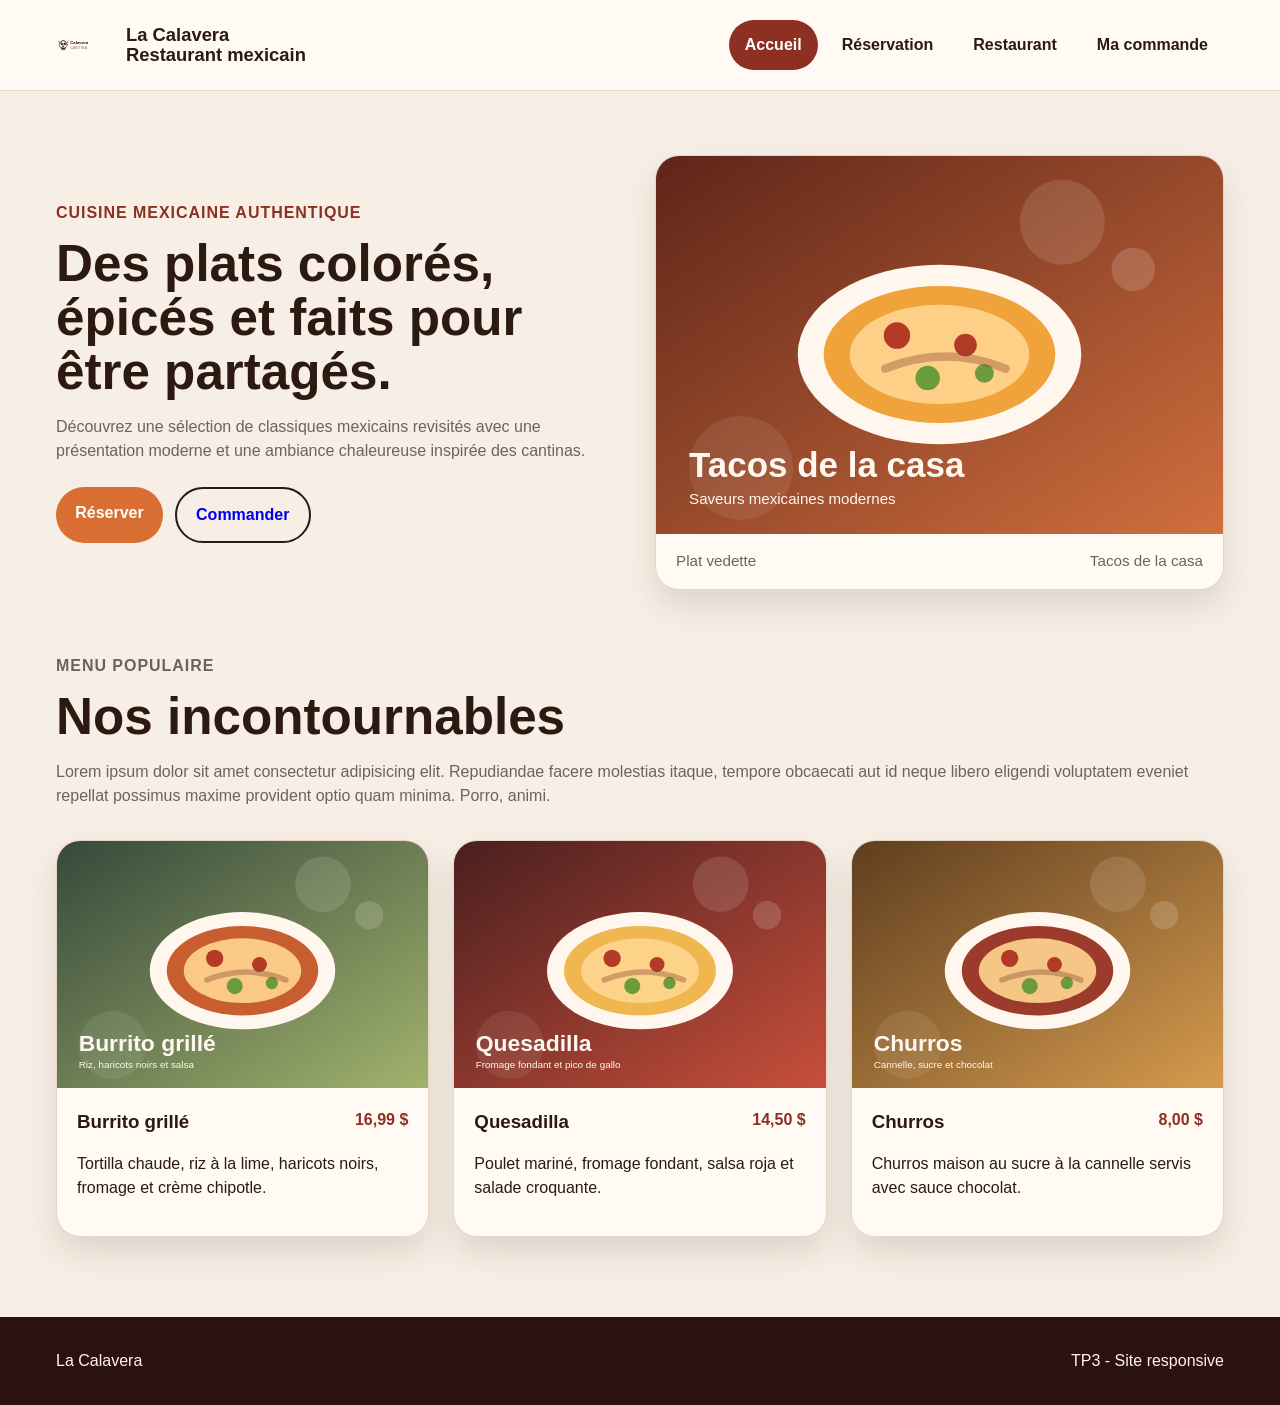
<file: index.html>
<!doctype html>
<html lang="fr-ca">
  <head>
    <meta charset="UTF-8" />
    <meta name="viewport" content="width=device-width, initial-scale=1.0" />
    <title>La Calavera - Accueil</title>
    <link rel="stylesheet" href="css/normalize.css" />
    <link rel="stylesheet" href="css/style.css" />
  </head>
  <body>
    <header class="site-header">
      <div class="container header-layout">
        <h1 class="brand-text">
          <a class="brand" href="index.html">
            <img src="media/logo-calavera.svg" alt="Logo La Calavera" />
            <span>La Calavera<br />Restaurant mexicain</span>
          </a>
        </h1>

        <nav class="main-nav" aria-label="Navigation principale">
          <ul>
            <li><a class="active" href="index.html">Accueil</a></li>
            <li><a href="reservation.html">Réservation</a></li>
            <li><a href="restaurant.html">Restaurant</a></li>
            <li><a href="commande.html">Ma commande</a></li>
          </ul>
        </nav>
      </div>
    </header>

    <main>
      <section class="hero">
        <div class="container hero-layout">
          <div class="hero-content">
            <p class="eyebrow">Cuisine mexicaine authentique</p>
            <h2>Des plats colorés, épicés et faits pour être partagés.</h2>
            <p>
              Découvrez une sélection de classiques mexicains revisités avec une
              présentation moderne et une ambiance chaleureuse inspirée des
              cantinas.
            </p>
            <div class="hero-actions">
              <a class="btn btn-primary" href="reservation.html">Réserver</a>
              <a class="btn btn-secondary" href="commande.html">Commander</a>
            </div>
          </div>

          <div class="hero-visual card">
            <img
              src="media/hero-tacos.svg"
              alt="Illustration d'une assiette de tacos."
            />
            <div class="hero-caption">
              <span>Plat vedette</span>
              <span>Tacos de la casa</span>
            </div>
          </div>
        </div>
      </section>

      <section class="menu-section">
        <div class="container">
          <div class="section-heading">
            <p class="eyebrow">Menu populaire</p>
            <h2>Nos incontournables</h2>
            <p>
              Lorem ipsum dolor sit amet consectetur adipisicing elit.
              Repudiandae facere molestias itaque, tempore obcaecati aut id
              neque libero eligendi voluptatem eveniet repellat possimus maxime
              provident optio quam minima. Porro, animi.
            </p>
          </div>

          <div class="menu-list">
            <article class="menu-card card">
              <img
                src="media/menu-burrito.svg"
                alt="Illustration d'un burrito grillé."
              />
              <div class="menu-card-content">
                <div class="menu-card-top">
                  <h3>Burrito grillé</h3>
                  <span class="price">16,99 $</span>
                </div>
                <p>
                  Tortilla chaude, riz à la lime, haricots noirs, fromage et
                  crème chipotle.
                </p>
              </div>
            </article>

            <article class="menu-card card">
              <img
                src="media/menu-quesadilla.svg"
                alt="Illustration d'une quesadilla."
              />
              <div class="menu-card-content">
                <div class="menu-card-top">
                  <h3>Quesadilla</h3>
                  <span class="price">14,50 $</span>
                </div>
                <p>
                  Poulet mariné, fromage fondant, salsa roja et salade
                  croquante.
                </p>
              </div>
            </article>

            <article class="menu-card card">
              <img
                src="media/menu-churros.svg"
                alt="Illustration de churros au chocolat."
              />
              <div class="menu-card-content">
                <div class="menu-card-top">
                  <h3>Churros</h3>
                  <span class="price">8,00 $</span>
                </div>
                <p>
                  Churros maison au sucre à la cannelle servis avec sauce
                  chocolat.
                </p>
              </div>
            </article>
          </div>
        </div>
      </section>
    </main>

    <footer class="site-footer">
      <div class="container footer-layout">
        <p>La Calavera</p>
        <p>TP3 - Site responsive</p>
      </div>
    </footer>
  </body>
</html>
</file>
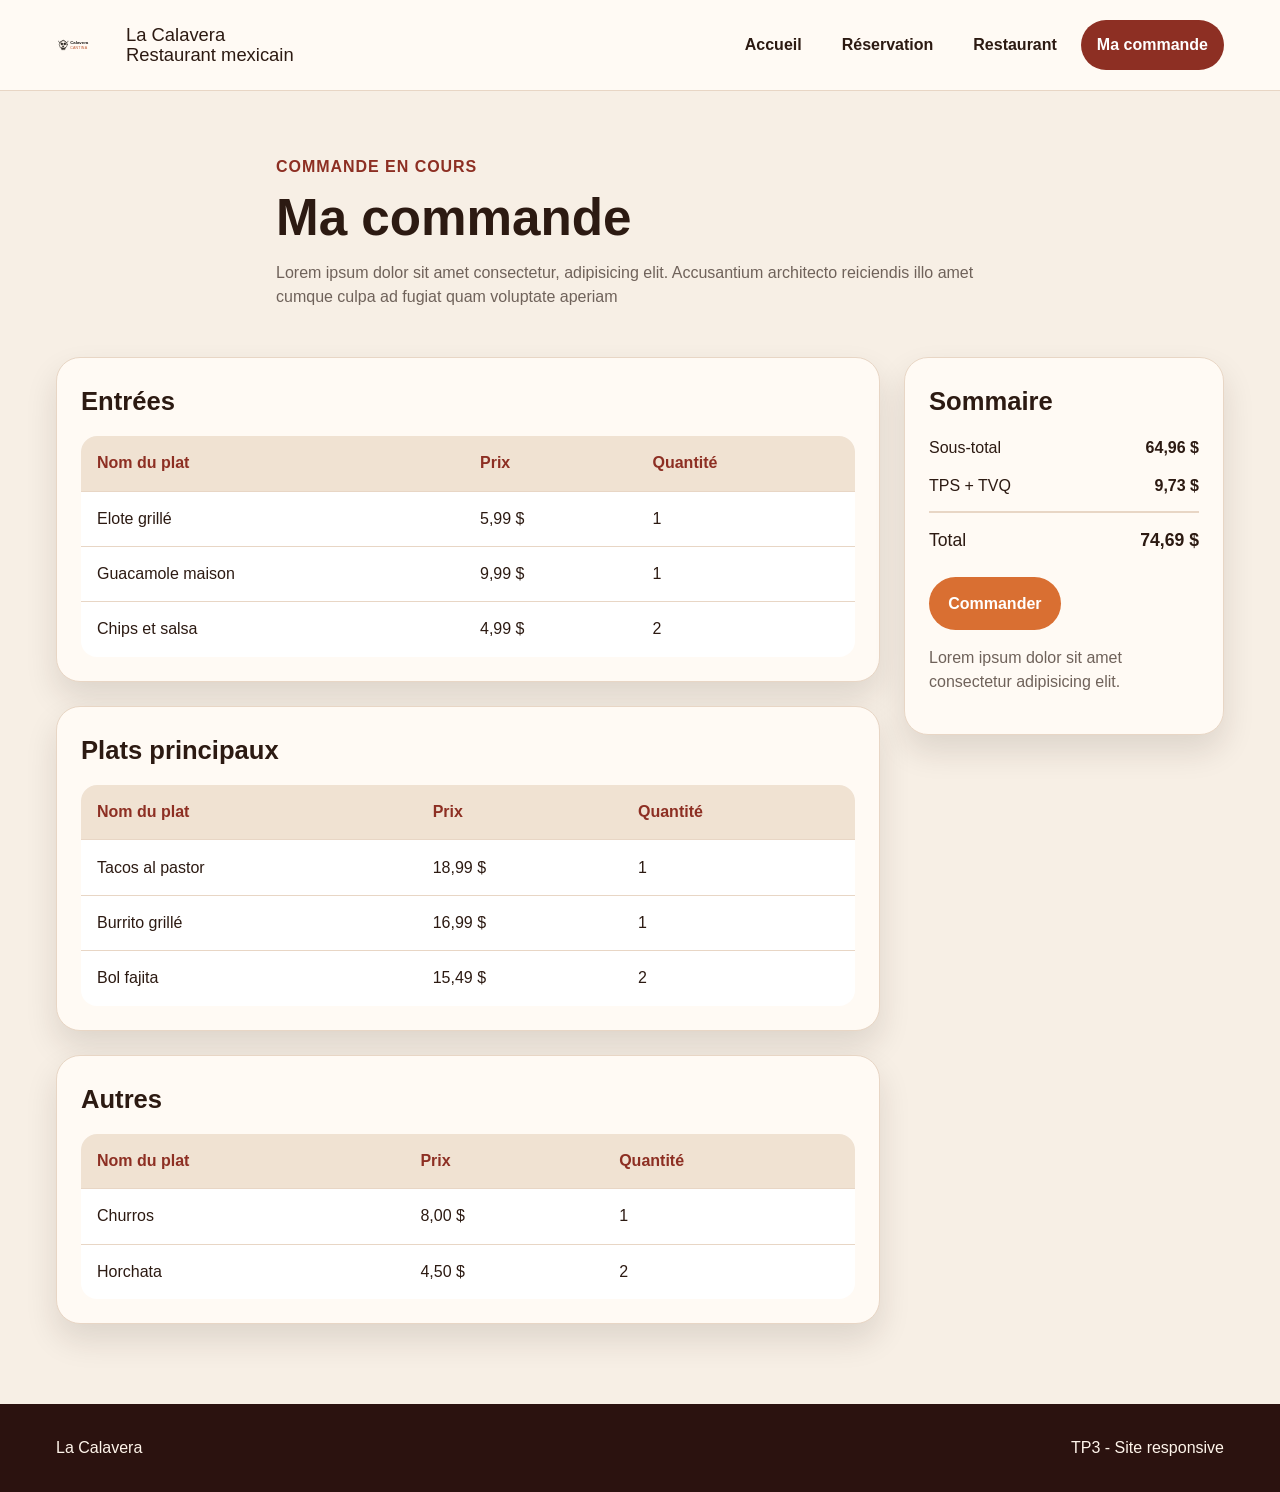
<file: commande.html>
<!doctype html>
<html lang="fr-ca">
  <head>
    <meta charset="UTF-8" />
    <meta name="viewport" content="width=device-width, initial-scale=1.0" />
    <title>Accueil</title>
    <link rel="stylesheet" href="css/normalize.css" />
    <link rel="stylesheet" href="css/style.css" />
  </head>
  <body>
    <header class="site-header">
      <div class="container header-layout">
        <a class="brand" href="index.html">
          <img src="media/logo-calavera.svg" alt="Logo La Calavera" />
          <p class="brand-text">La Calavera<br />Restaurant mexicain</p>
        </a>

        <nav class="main-nav" aria-label="Navigation principale">
          <ul>
            <li><a href="index.html">Accueil</a></li>
            <li><a href="reservation.html">Réservation</a></li>
            <li><a href="restaurant.html">Restaurant</a></li>
            <li><a class="active" href="commande.html">Ma commande</a></li>
          </ul>
        </nav>
      </div>
    </header>

    <main>
      <section class="page-hero">
        <div class="container page-hero-content">
          <p class="eyebrow">Commande en cours</p>
          <h1>Ma commande</h1>
          <p>
            Lorem ipsum dolor sit amet consectetur, adipisicing elit.
            Accusantium architecto reiciendis illo amet cumque culpa ad fugiat
            quam voluptate aperiam
          </p>
        </div>
      </section>

      <section class="order-section">
        <div class="container order-layout">
          <div class="order-content">
            <article class="card order-table-card">
              <h2>Entrées</h2>
              <div class="table-wrap">
                <table class="order-table">
                  <thead>
                    <tr>
                      <th scope="col">Nom du plat</th>
                      <th scope="col">Prix</th>
                      <th scope="col">Quantité</th>
                    </tr>
                  </thead>
                  <tbody>
                    <tr>
                      <td>Elote grillé</td>
                      <td>5,99 $</td>
                      <td>1</td>
                    </tr>
                    <tr>
                      <td>Guacamole maison</td>
                      <td>9,99 $</td>
                      <td>1</td>
                    </tr>
                    <tr>
                      <td>Chips et salsa</td>
                      <td>4,99 $</td>
                      <td>2</td>
                    </tr>
                  </tbody>
                </table>
              </div>
            </article>

            <article class="card order-table-card">
              <h2>Plats principaux</h2>
              <div class="table-wrap">
                <table class="order-table">
                  <thead>
                    <tr>
                      <th scope="col">Nom du plat</th>
                      <th scope="col">Prix</th>
                      <th scope="col">Quantité</th>
                    </tr>
                  </thead>
                  <tbody>
                    <tr>
                      <td>Tacos al pastor</td>
                      <td>18,99 $</td>
                      <td>1</td>
                    </tr>
                    <tr>
                      <td>Burrito grillé</td>
                      <td>16,99 $</td>
                      <td>1</td>
                    </tr>
                    <tr>
                      <td>Bol fajita</td>
                      <td>15,49 $</td>
                      <td>2</td>
                    </tr>
                  </tbody>
                </table>
              </div>
            </article>

            <article class="card order-table-card">
              <h2>Autres</h2>
              <div class="table-wrap">
                <table class="order-table">
                  <thead>
                    <tr>
                      <th scope="col">Nom du plat</th>
                      <th scope="col">Prix</th>
                      <th scope="col">Quantité</th>
                    </tr>
                  </thead>
                  <tbody>
                    <tr>
                      <td>Churros</td>
                      <td>8,00 $</td>
                      <td>1</td>
                    </tr>
                    <tr>
                      <td>Horchata</td>
                      <td>4,50 $</td>
                      <td>2</td>
                    </tr>
                  </tbody>
                </table>
              </div>
            </article>
          </div>

          <aside class="card order-summary">
            <h2>Sommaire</h2>
            <ul class="summary-list">
              <li>
                <span>Sous-total</span>
                <strong>64,96 $</strong>
              </li>
              <li>
                <span>TPS + TVQ</span>
                <strong>9,73 $</strong>
              </li>
              <li class="summary-total">
                <span>Total</span>
                <strong>74,69 $</strong>
              </li>
            </ul>
            <a class="btn btn-primary" href="#">Commander</a>
            <p class="summary-note">
              Lorem ipsum dolor sit amet consectetur adipisicing elit.
            </p>
          </aside>
        </div>
      </section>
    </main>

    <footer class="site-footer">
      <div class="container footer-layout">
        <p>La Calavera</p>
        <p>TP3 - Site responsive</p>
      </div>
    </footer>
  </body>
</html>
</file>
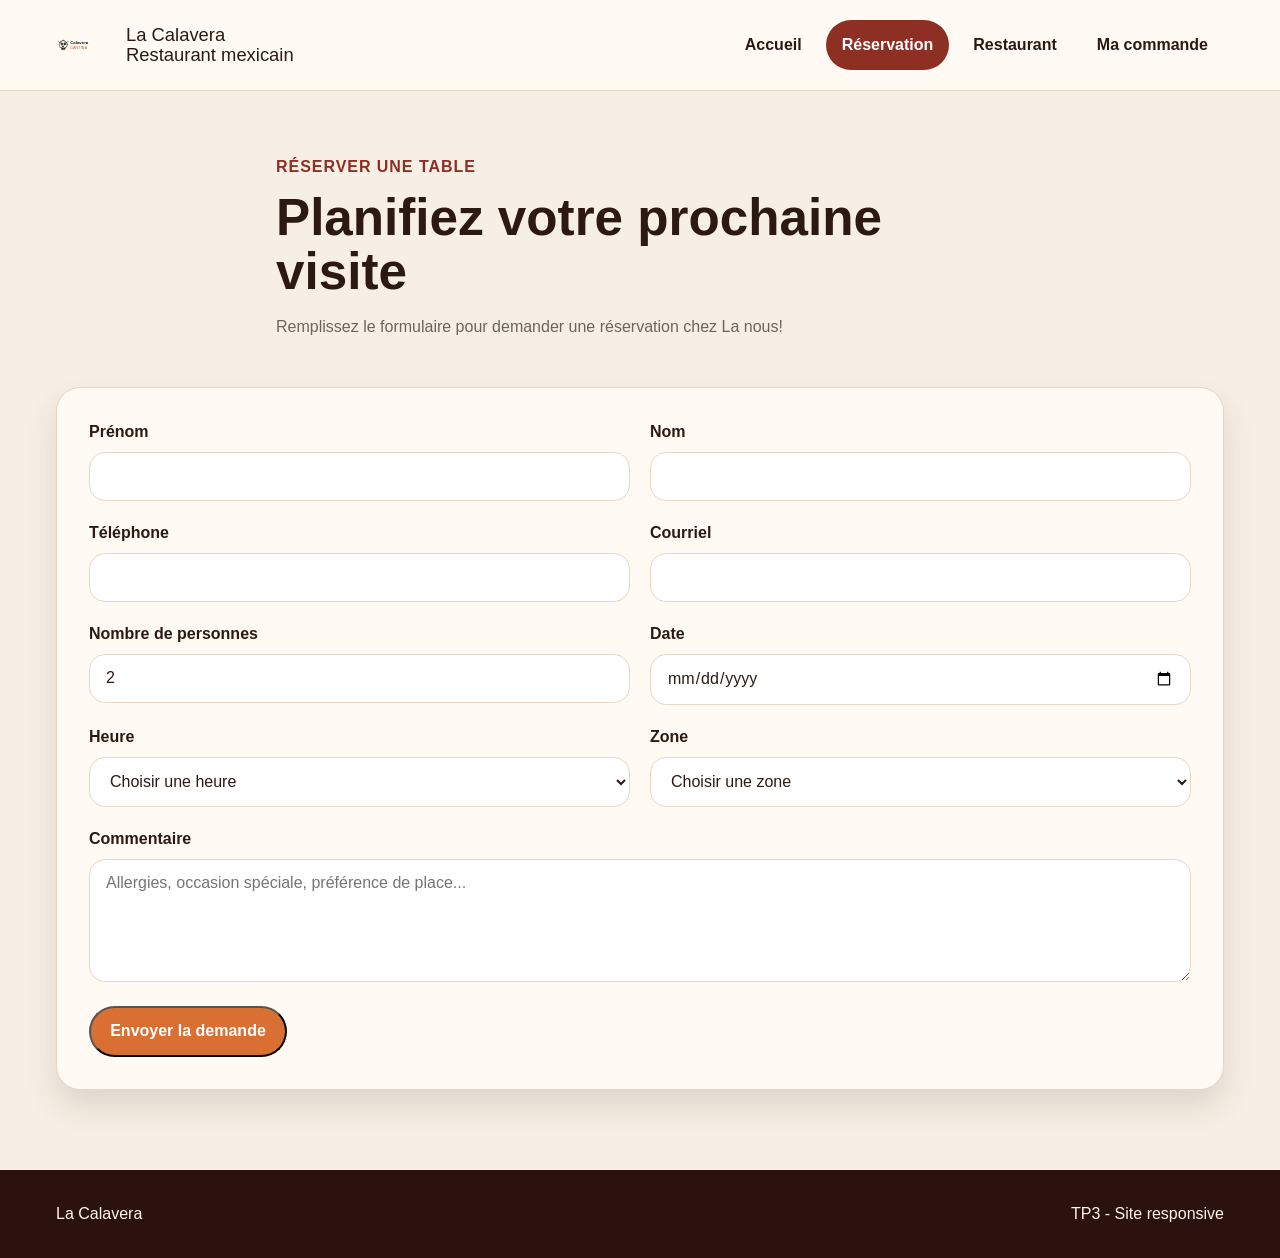
<file: reservation.html>
<!doctype html>
<html lang="fr-ca">
  <head>
    <meta charset="UTF-8" />
    <meta name="viewport" content="width=device-width, initial-scale=1.0" />
    <title>Accueil</title>
    <link rel="stylesheet" href="css/normalize.css" />
    <link rel="stylesheet" href="css/style.css" />
  </head>
  <body>
    <header class="site-header">
      <div class="container header-layout">
        <a class="brand" href="index.html">
          <img src="media/logo-calavera.svg" alt="Logo La Calavera" />
          <p class="brand-text">La Calavera<br />Restaurant mexicain</p>
        </a>

        <nav class="main-nav" aria-label="Navigation principale">
          <ul>
            <li><a href="index.html">Accueil</a></li>
            <li><a class="active" href="reservation.html">Réservation</a></li>
            <li><a href="restaurant.html">Restaurant</a></li>
            <li><a href="commande.html">Ma commande</a></li>
          </ul>
        </nav>
      </div>
    </header>

    <main>
      <section class="page-hero">
        <div class="container page-hero-content">
          <p class="eyebrow">Réserver une table</p>
          <h1>Planifiez votre prochaine visite</h1>
          <p>
            Remplissez le formulaire pour demander une réservation chez La nous!
          </p>
        </div>
      </section>

      <section class="reservation-section">
        <div class="container">
          <div class="reservation-card card">
            <form class="reservation-form" action="#" method="get">
              <div class="form-grid">
                <div class="form-field">
                  <label for="prenom">Prénom</label>
                  <input type="text" id="prenom" name="prenom" required />
                </div>

                <div class="form-field">
                  <label for="nom">Nom</label>
                  <input type="text" id="nom" name="nom" required />
                </div>

                <div class="form-field">
                  <label for="telephone">Téléphone</label>
                  <input type="tel" id="telephone" name="telephone" required />
                </div>

                <div class="form-field">
                  <label for="courriel">Courriel</label>
                  <input type="email" id="courriel" name="courriel" />
                </div>

                <div class="form-field">
                  <label for="personnes">Nombre de personnes</label>
                  <input
                    type="number"
                    id="personnes"
                    name="personnes"
                    min="1"
                    max="12"
                    value="2"
                    required
                  />
                </div>

                <div class="form-field">
                  <label for="date">Date</label>
                  <input type="date" id="date" name="date" required />
                </div>

                <div class="form-field">
                  <label for="heure">Heure</label>
                  <select id="heure" name="heure" required>
                    <option value="">Choisir une heure</option>
                    <option value="17h00">17 h 00</option>
                    <option value="17h30">17 h 30</option>
                    <option value="18h00">18 h 00</option>
                    <option value="18h30">18 h 30</option>
                    <option value="19h00">19 h 00</option>
                    <option value="19h30">19 h 30</option>
                    <option value="20h00">20 h 00</option>
                    <option value="20h30">20 h 30</option>
                  </select>
                </div>

                <div class="form-field">
                  <label for="zone">Zone</label>
                  <select id="zone" name="zone" required>
                    <option value="">Choisir une zone</option>
                    <option value="salle">Salle à manger</option>
                    <option value="terrasse">Terrasse</option>
                    <option value="bar">Coin bar</option>
                  </select>
                </div>

                <div class="form-field form-field-full">
                  <label for="commentaire">Commentaire</label>
                  <textarea
                    id="commentaire"
                    name="commentaire"
                    rows="5"
                    placeholder="Allergies, occasion spéciale, préférence de place..."
                  ></textarea>
                </div>
              </div>

              <div class="form-actions">
                <button class="btn btn-primary" type="submit">
                  Envoyer la demande
                </button>
              </div>
            </form>
          </div>
        </div>
      </section>
    </main>

    <footer class="site-footer">
      <div class="container footer-layout">
        <p>La Calavera</p>
        <p>TP3 - Site responsive</p>
      </div>
    </footer>
  </body>
</html>
</file>
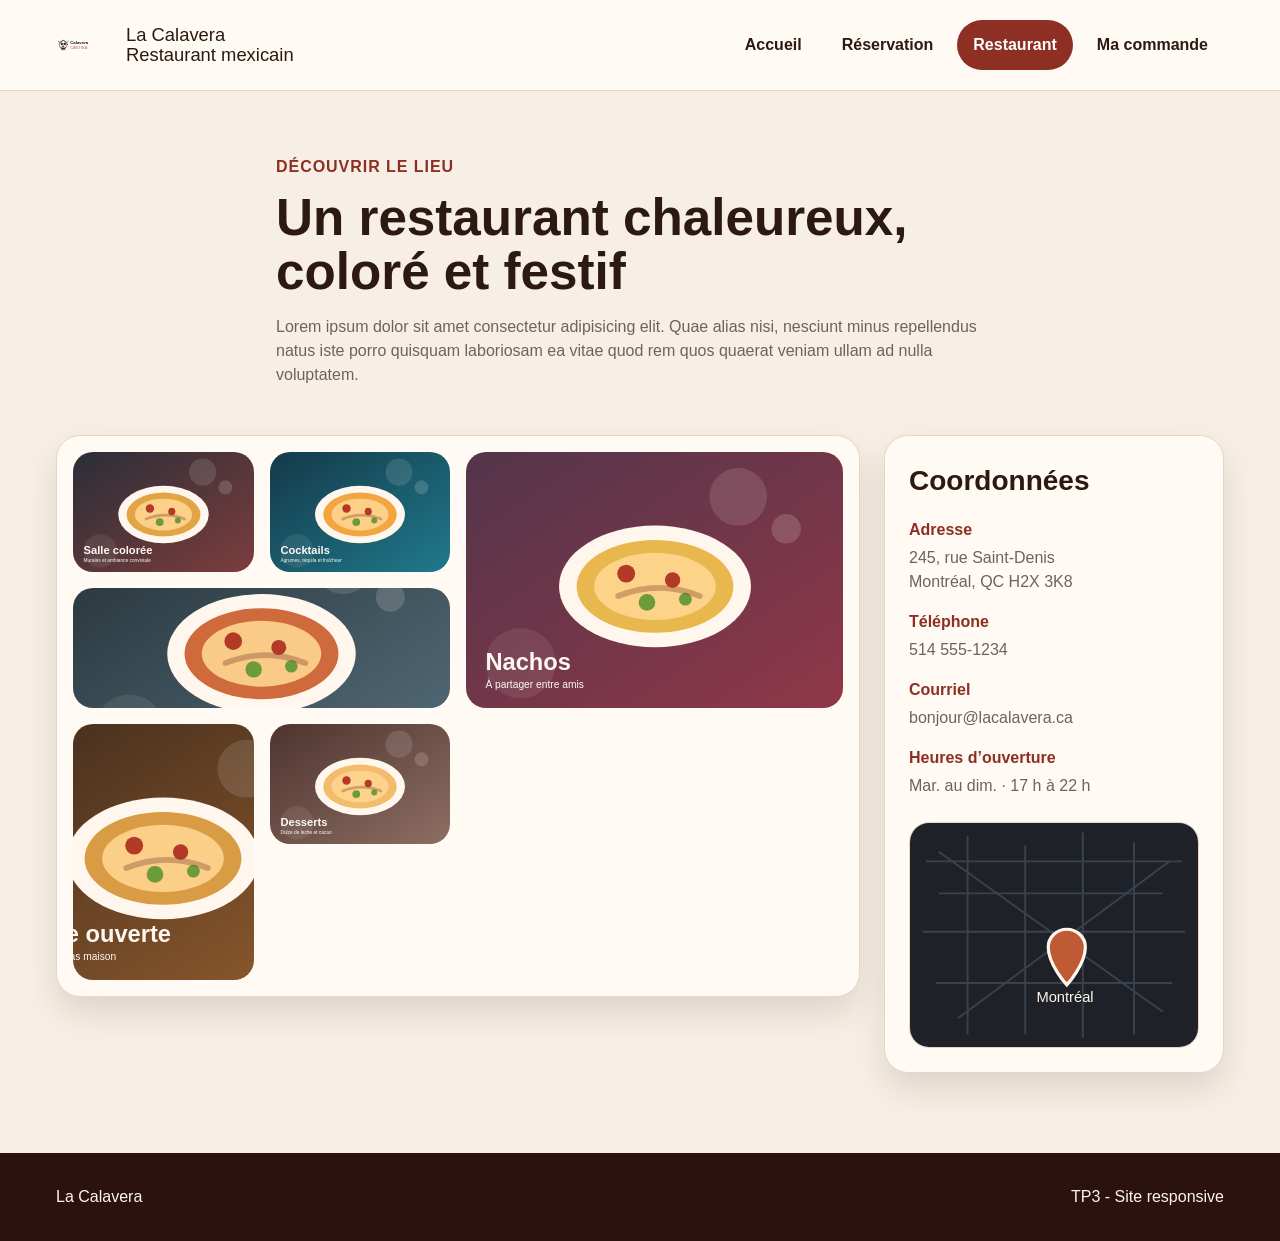
<file: restaurant.html>
<!doctype html>
<html lang="fr-ca">
  <head>
    <meta charset="UTF-8" />
    <meta name="viewport" content="width=device-width, initial-scale=1.0" />
    <title>Accueil</title>
    <link rel="stylesheet" href="css/normalize.css" />
    <link rel="stylesheet" href="css/style.css" />
  </head>
  <body>
    <header class="site-header">
      <div class="container header-layout">
        <a class="brand" href="index.html">
          <img src="media/logo-calavera.svg" alt="Logo La Calavera" />
          <p class="brand-text">La Calavera<br />Restaurant mexicain</p>
        </a>

        <nav class="main-nav" aria-label="Navigation principale">
          <ul>
            <li><a href="index.html">Accueil</a></li>
            <li><a href="reservation.html">Réservation</a></li>
            <li><a class="active" href="restaurant.html">Restaurant</a></li>
            <li><a href="commande.html">Ma commande</a></li>
          </ul>
        </nav>
      </div>
    </header>

    <main>
      <section class="page-hero">
        <div class="container page-hero-content">
          <p class="eyebrow">Découvrir le lieu</p>
          <h1>Un restaurant chaleureux, coloré et festif</h1>
          <p>
            Lorem ipsum dolor sit amet consectetur adipisicing elit. Quae alias
            nisi, nesciunt minus repellendus natus iste porro quisquam
            laboriosam ea vitae quod rem quos quaerat veniam ullam ad nulla
            voluptatem.
          </p>
        </div>
      </section>

      <section class="restaurant-section">
        <div class="container restaurant-layout">
          <div class="restaurant-gallery card">
            <div class="gallery-grid">
              <figure class="gallery-item gallery-item-small">
                <img
                  src="media/gallery-1.svg"
                  alt="Salle colorée du restaurant"
                />
              </figure>
              <figure class="gallery-item gallery-item-small">
                <img
                  src="media/gallery-2.svg"
                  alt="Cocktails servis avec agrumes"
                />
              </figure>
              <figure class="gallery-item gallery-item-large">
                <img
                  src="media/gallery-3.svg"
                  alt="Plateau de nachos au centre de la table"
                />
              </figure>
              <figure class="gallery-item gallery-item-wide">
                <img
                  src="media/gallery-4.svg"
                  alt="Terrasse extérieure du restaurant"
                />
              </figure>
              <figure class="gallery-item gallery-item-tall">
                <img
                  src="media/gallery-5.svg"
                  alt="Cuisine ouverte et préparations"
                />
              </figure>
              <figure class="gallery-item gallery-item-small">
                <img
                  src="media/gallery-6.svg"
                  alt="Desserts servis à la table"
                />
              </figure>
            </div>
          </div>

          <aside class="restaurant-info card">
            <h2>Coordonnées</h2>
            <ul class="contact-details">
              <li>
                <strong>Adresse</strong>
                <span>245, rue Saint-Denis<br />Montréal, QC H2X 3K8</span>
              </li>
              <li>
                <strong>Téléphone</strong>
                <a href="tel:+15145551234">514 555-1234</a>
              </li>
              <li>
                <strong>Courriel</strong>
                <a href="mailto:bonjour@lacalavera.ca">bonjour@lacalavera.ca</a>
              </li>
              <li>
                <strong>Heures d’ouverture</strong>
                <span>Mar. au dim. · 17 h à 22 h</span>
              </li>
            </ul>

            <div class="map-card">
              <img
                src="media/carte.svg"
                alt="Carte stylisée de l’emplacement du restaurant"
              />
            </div>
          </aside>
        </div>
      </section>
    </main>

    <footer class="site-footer">
      <div class="container footer-layout">
        <p>La Calavera</p>
        <p>TP3 - Site responsive</p>
      </div>
    </footer>
  </body>
</html>
</file>
<file: css/style.css>
:root {
  --bg: #f7efe5;
  --surface: #fffaf4;
  --surface-soft: #f0e2d2;
  --text: #2c1a12;
  --muted: #6f625a;
  --accent: #d96f32;
  --accent-dark: #8d2f23;
  --border: #e8d6c5;
  --shadow: 0 16px 32px rgba(44, 26, 18, 0.12);
}

* {
  box-sizing: border-box;
}

body {
  margin: 0;
  font-family: Arial, Helvetica, sans-serif;
  color: var(--text);
  background: var(--bg);
  line-height: 1.5;
}

img {
  display: block;
  max-width: 100%;
}

.container {
  max-width: 1200px;
  margin: 0 auto;
  padding-inline: 1rem;
}

.site-header {
  background: var(--surface);
  border-bottom: 1px solid var(--border);
}

.header-layout {
  min-height: 90px;
  display: flex;
  align-items: center;
  justify-content: space-between;
  gap: 1rem;
}

.brand {
  display: flex;
  align-items: center;
  gap: 0.75rem;
  color: inherit;
  text-decoration: none;
}

.brand img {
  width: 58px;
  height: 58px;
}

.brand-text {
  margin: 0;
  font-size: 1.15rem;
  line-height: 1.1;
}

.main-nav ul {
  list-style: none;
  display: flex;
  gap: 0.5rem;
  padding: 0;
  margin: 0;
}

.main-nav a {
  display: block;
  padding: 0.8rem 1rem;
  border-radius: 999px;
  text-decoration: none;
  color: var(--text);
  font-weight: 700;
}

.main-nav a:hover,
.main-nav a:focus-visible,
.main-nav a.active {
  background: var(--accent-dark);
  color: #fff;
}

.hero {
  padding: 4rem 0;
}

.hero-layout {
  display: flex;
  align-items: center;
  gap: 2rem;
}

.hero-content,
.hero-visual {
  flex: 1 1 0;
}

.eyebrow {
  margin: 0 0 0.75rem;
  font-weight: 700;
  letter-spacing: 0.06em;
  text-transform: uppercase;
  color: var(--accent-dark);
}

.hero h2,
.menu-section h2 {
  margin: 0 0 1rem;
  font-size: clamp(2rem, 4vw, 3.5rem);
  line-height: 1.05;
}

.hero-content p:last-of-type,
.section-heading p {
  color: var(--muted);
}

.hero-actions {
  display: flex;
  flex-wrap: wrap;
  gap: 0.75rem;
  margin-top: 1.5rem;
}

.btn {
  display: inline-block;
  padding: 0.9rem 1.2rem;
  border-radius: 999px;
  text-decoration: none;
  font-weight: 700;
}

.btn-primary {
  background: var(--accent);
  color: #fff;
}

.btn-primary:hover,
.btn-primary:focus-visible {
  background: var(--accent-dark);
  color: #fff;
}

.btn-secondary {
  border: 2px solid var(--text);
}

.btn-secondary:hover,
.btn-secondary:focus-visible {
  background: var(--text);
  color: #fff;
}

.card {
  background: var(--surface);
  border: 1px solid var(--border);
  border-radius: 1.5rem;
  box-shadow: var(--shadow);
  overflow: hidden;
}

.hero-visual img {
  width: 100%;
}

.hero-caption {
  display: flex;
  justify-content: space-between;
  gap: 1rem;
  padding: 1rem 1.25rem;
  color: var(--muted);
  font-size: 0.95rem;
}

.menu-section {
  padding: 0 0 5rem;
}

.section-heading {
  margin-bottom: 2rem;
}

.menu-list {
  display: flex;
  flex-wrap: wrap;
  gap: 1.5rem;
}

.menu-card {
  flex: 1 1 calc(33.333% - 1rem);
  min-width: 250px;
}

.menu-card img {
  width: 100%;
}

.menu-card-content {
  padding: 1.25rem;
}

.menu-card-top {
  display: flex;
  justify-content: space-between;
  align-items: flex-start;
  gap: 1rem;
}

.menu-card-top h3 {
  margin: 0;
}

.price {
  font-weight: 700;
  color: var(--accent-dark);
}

.site-footer {
  background: #2b120f;
  color: #fff5eb;
  padding: 2rem 0;
}

.footer-layout {
  display: flex;
  align-items: center;
  justify-content: space-between;
  gap: 1rem;
}

.footer-layout p {
  margin: 0;
}

@media (max-width: 960px) {
  .header-layout,
  .hero-layout,
  .footer-layout {
    flex-direction: column;
    justify-content: center;
    text-align: center;
    padding-block: 1rem;
  }

  .main-nav ul,
  .hero-actions,
  .hero-caption,
  .menu-card-top {
    justify-content: center;
  }
}

@media (max-width: 570px) {
  .brand {
    flex-direction: column;
    text-align: center;
  }

  .main-nav ul {
    flex-direction: column;
    width: 100%;
  }

  .main-nav a,
  .btn {
    text-align: center;
  }

  .hero {
    padding-top: 2.5rem;
  }

  .hero-caption,
  .menu-card-top,
  .footer-layout {
    flex-direction: column;
  }
}


.page-hero {
  padding: 4rem 0 2rem;
}

.page-hero-content {
  max-width: 760px;
}

.page-hero h1 {
  margin: 0 0 1rem;
  font-size: clamp(2rem, 4vw, 3.25rem);
  line-height: 1.05;
}

.page-hero p:last-child {
  color: var(--muted);
}

.reservation-section {
  padding: 0 0 5rem;
}

.reservation-card {
  padding: 2rem;
}

.reservation-form {
  width: 100%;
}

.form-grid {
  display: grid;
  grid-template-columns: repeat(2, minmax(0, 1fr));
  gap: 1.25rem;
}

.form-field {
  display: flex;
  flex-direction: column;
  gap: 0.5rem;
}

.form-field-full {
  grid-column: 1 / -1;
}

.form-field label {
  font-weight: 700;
}

.form-field input,
.form-field select,
.form-field textarea {
  width: 100%;
  padding: 0.9rem 1rem;
  border: 1px solid var(--border);
  border-radius: 1rem;
  background: #fff;
  color: var(--text);
}

.form-field textarea {
  resize: vertical;
}

.form-field input:focus-visible,
.form-field select:focus-visible,
.form-field textarea:focus-visible {
  outline: 2px solid var(--accent);
  outline-offset: 2px;
}

.form-actions {
  margin-top: 1.5rem;
}

@media (max-width: 570px) {
  .form-grid {
    grid-template-columns: 1fr;
  }

  .reservation-card {
    padding: 1.25rem;
  }
}


.restaurant-section {
  padding: 0 0 5rem;
}

.restaurant-layout {
  display: flex;
  align-items: flex-start;
  gap: 1.5rem;
}

.restaurant-gallery {
  flex: 1 1 68%;
  padding: 1rem;
}

.gallery-grid {
  display: grid;
  grid-template-columns: repeat(4, minmax(0, 1fr));
  grid-auto-rows: 120px;
  gap: 1rem;
}

.gallery-item {
  margin: 0;
  border-radius: 1.25rem;
  overflow: hidden;
}

.gallery-item img {
  width: 100%;
  height: 100%;
  object-fit: cover;
}

.gallery-item-small {
  grid-column: span 1;
  grid-row: span 1;
}

.gallery-item-large {
  grid-column: span 2;
  grid-row: span 2;
}

.gallery-item-wide {
  grid-column: span 2;
  grid-row: span 1;
}

.gallery-item-tall {
  grid-column: span 1;
  grid-row: span 2;
}

.restaurant-info {
  flex: 0 1 340px;
  padding: 1.5rem;
}

.restaurant-info h2 {
  margin: 0 0 1rem;
  font-size: 1.75rem;
}

.contact-details {
  list-style: none;
  margin: 0;
  padding: 0;
  display: grid;
  gap: 1rem;
}

.contact-details li {
  display: grid;
  gap: 0.25rem;
}

.contact-details strong {
  color: var(--accent-dark);
}

.contact-details span,
.contact-details a {
  color: var(--muted);
  text-decoration: none;
}

.contact-details a:hover,
.contact-details a:focus-visible {
  color: var(--accent-dark);
}

.map-card {
  margin-top: 1.5rem;
  border: 1px solid var(--border);
  border-radius: 1.25rem;
  overflow: hidden;
}

@media (max-width: 960px) {
  .restaurant-layout {
    flex-direction: column;
  }

  .restaurant-gallery,
  .restaurant-info {
    width: 100%;
  }

  .gallery-grid {
    grid-template-columns: repeat(2, minmax(0, 1fr));
    grid-auto-rows: 160px;
  }
}

@media (max-width: 570px) {
  .gallery-grid {
    grid-template-columns: 1fr;
    grid-auto-rows: auto;
  }

  .gallery-item-small,
  .gallery-item-large,
  .gallery-item-wide,
  .gallery-item-tall {
    grid-column: auto;
    grid-row: auto;
  }

  .gallery-item img,
  .map-card img {
    aspect-ratio: 16 / 10;
  }
}

.order-section {
  padding: 0 0 5rem;
}

.order-layout {
  display: flex;
  align-items: flex-start;
  gap: 1.5rem;
}

.order-content {
  flex: 1 1 auto;
  display: grid;
  gap: 1.5rem;
}

.order-table-card,
.order-summary {
  padding: 1.5rem;
}

.order-table-card h2,
.order-summary h2 {
  margin: 0 0 1rem;
  font-size: 1.6rem;
}

.table-wrap {
  overflow-x: auto;
}

.order-table {
  width: 100%;
  border-collapse: collapse;
  background: #fff;
  border-radius: 1rem;
  overflow: hidden;
}

.order-table th,
.order-table td {
  padding: 0.95rem 1rem;
  text-align: left;
  border-bottom: 1px solid var(--border);
}

.order-table th {
  background: var(--surface-soft);
  color: var(--accent-dark);
}

.order-table tbody tr:last-child td {
  border-bottom: 0;
}

.order-summary {
  flex: 0 1 320px;
  position: sticky;
  top: 1rem;
}

.summary-list {
  list-style: none;
  margin: 0 0 1.5rem;
  padding: 0;
  display: grid;
  gap: 0.85rem;
}

.summary-list li {
  display: flex;
  justify-content: space-between;
  gap: 1rem;
}

.summary-total {
  padding-top: 0.85rem;
  border-top: 2px solid var(--border);
  font-size: 1.1rem;
}

.summary-note {
  color: var(--muted);
}

@media (max-width: 960px) {
  .order-layout {
    flex-direction: column;
  }

  .order-content,
  .order-summary {
    width: 100%;
  }

  .order-summary {
    position: static;
  }
}

@media (max-width: 570px) {
  .order-table-card,
  .order-summary {
    padding: 1.25rem;
  }

  .order-table th,
  .order-table td {
    padding: 0.8rem;
  }
}
</file>
